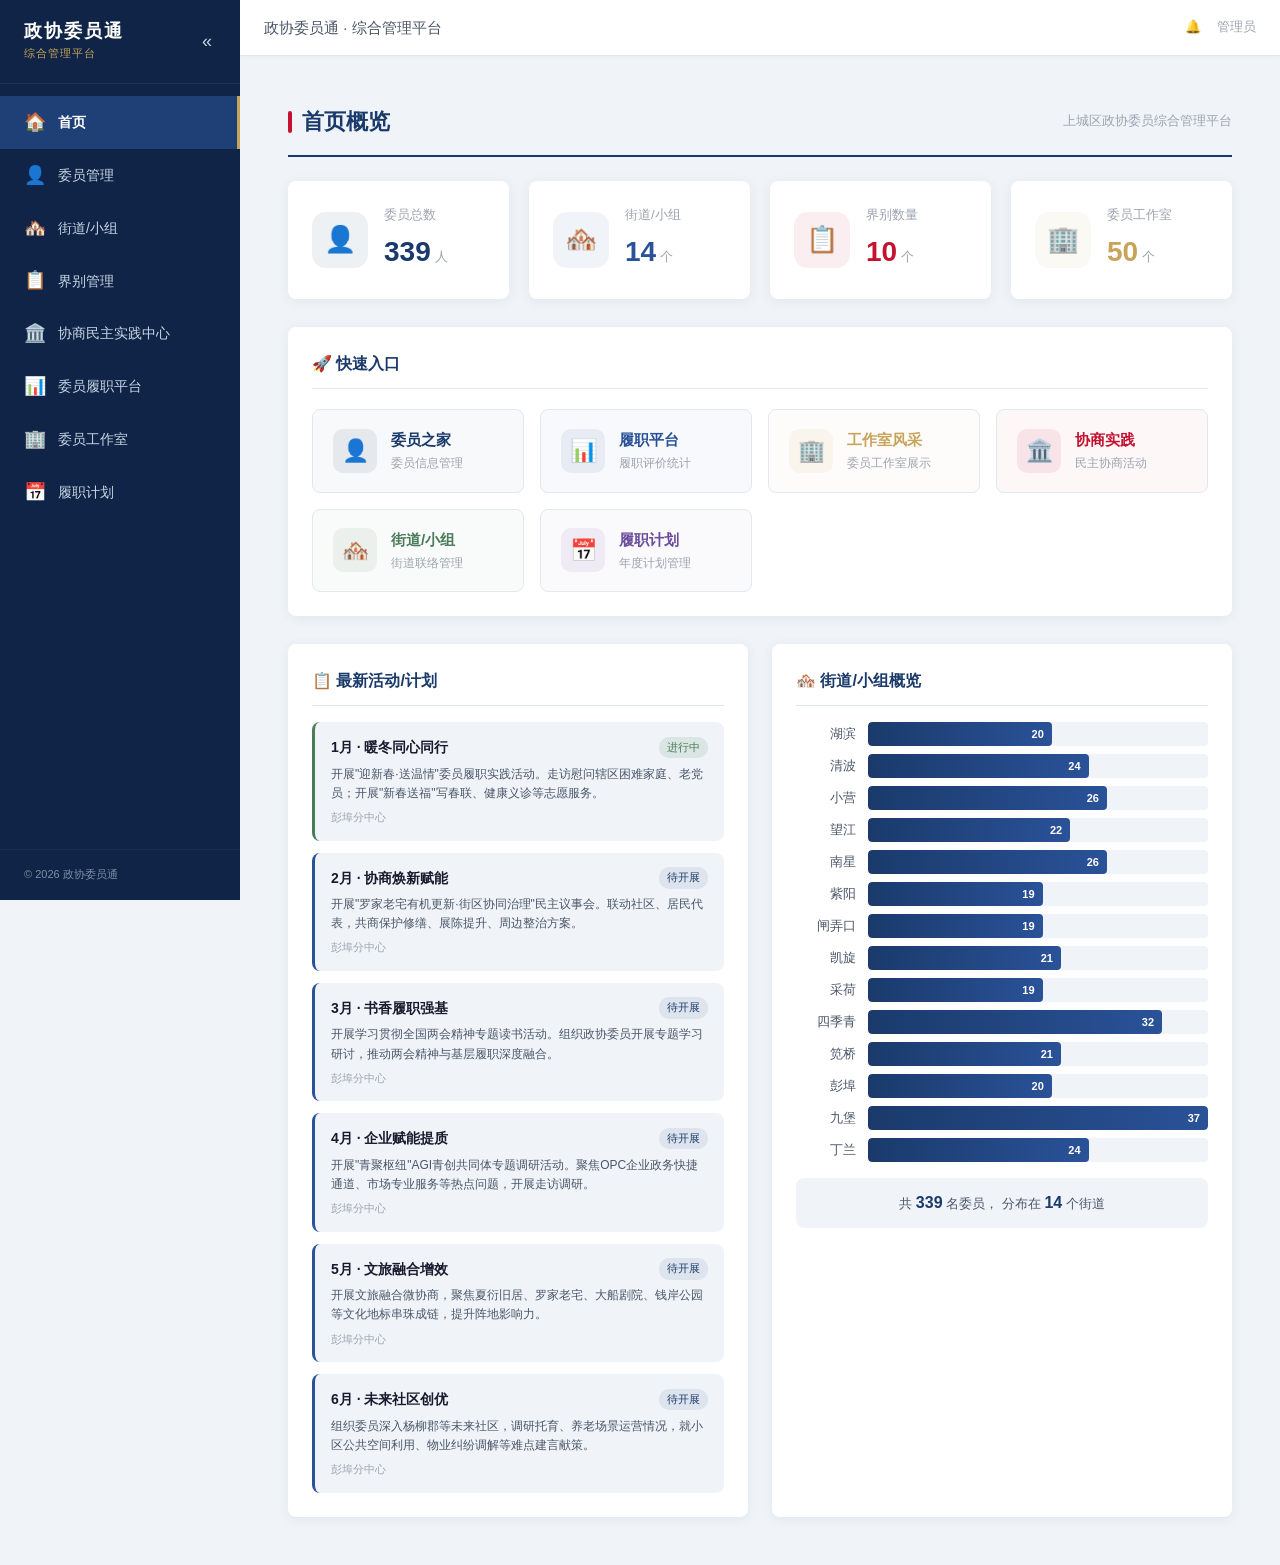
<file: index.html>
<!DOCTYPE html>
<html lang="zh-CN">
  <head>
    <meta charset="UTF-8" />
    <meta name="viewport" content="width=device-width, initial-scale=1.0" />
    <title>政协委员通 - 综合管理平台</title>
    <link rel="icon" type="image/svg+xml" href="/vite.svg" />
    <script type="module" crossorigin src="./assets/index-CQ0_r9PQ.js"></script>
    <link rel="stylesheet" crossorigin href="./assets/index-BiSmH1NV.css">
  </head>
  <body>
    <div id="root"></div>
  </body>
</html>
</file>
<file: assets/index-BiSmH1NV.css>
:root{--primary: #1a3a6b;--primary-light: #2a5298;--primary-dark: #0f2447;--primary-bg: #f0f4f8;--accent: #c41230;--accent-light: #e8354d;--gold: #c8a45a;--gold-light: #e0c87a;--text-primary: #1a1a2e;--text-secondary: #4a5568;--text-muted: #9ca3af;--border: #e2e8f0;--bg-white: #ffffff;--bg-gray: #f7f8fc;--shadow: 0 2px 12px rgba(26, 58, 107, .08);--shadow-hover: 0 4px 20px rgba(26, 58, 107, .15);--radius: 8px;--sidebar-width: 240px;--sidebar-bg: #0f2447;--sidebar-text: #c8d6e5;--sidebar-active-bg: rgba(42, 82, 152, .6);--sidebar-active-text: #ffffff;--sidebar-hover-bg: rgba(42, 82, 152, .3);--transition: all .3s ease}*,*:before,*:after{margin:0;padding:0;box-sizing:border-box}html{font-size:16px;-webkit-font-smoothing:antialiased;-moz-osx-font-smoothing:grayscale}body{font-family:-apple-system,BlinkMacSystemFont,Segoe UI,PingFang SC,Hiragino Sans GB,Microsoft YaHei,Helvetica Neue,Helvetica,Arial,sans-serif;color:var(--text-primary);background-color:var(--primary-bg);line-height:1.6}a{text-decoration:none;color:inherit}ul,ol{list-style:none}::-webkit-scrollbar{width:6px;height:6px}::-webkit-scrollbar-track{background:transparent}::-webkit-scrollbar-thumb{background:var(--primary-light);border-radius:3px}::-webkit-scrollbar-thumb:hover{background:var(--primary)}#root{min-height:100vh}.page-container{padding:24px;animation:fadeIn .3s ease}.page-header{display:flex;align-items:center;justify-content:space-between;margin-bottom:24px;padding-bottom:16px;border-bottom:2px solid var(--primary)}.page-header h2{font-size:22px;font-weight:600;color:var(--primary);position:relative;padding-left:14px}.page-header h2:before{content:"";position:absolute;left:0;top:50%;transform:translateY(-50%);width:4px;height:22px;background:var(--accent);border-radius:2px}.card{background:var(--bg-white);border-radius:var(--radius);box-shadow:var(--shadow);padding:24px;transition:var(--transition)}.card:hover{box-shadow:var(--shadow-hover)}.placeholder-page{display:flex;flex-direction:column;align-items:center;justify-content:center;min-height:400px;background:var(--bg-white);border-radius:var(--radius);box-shadow:var(--shadow);color:var(--text-muted)}.placeholder-page .icon{font-size:64px;margin-bottom:16px;opacity:.4}.placeholder-page h3{font-size:20px;color:var(--text-secondary);margin-bottom:8px}.placeholder-page p{font-size:14px;color:var(--text-muted)}@keyframes fadeIn{0%{opacity:0;transform:translateY(8px)}to{opacity:1;transform:translateY(0)}}.btn{display:inline-flex;align-items:center;justify-content:center;gap:6px;padding:8px 20px;border:none;border-radius:var(--radius);font-size:14px;font-weight:500;cursor:pointer;transition:var(--transition)}.btn-primary{background:var(--primary);color:#fff}.btn-primary:hover{background:var(--primary-light)}@media (max-width: 768px){:root{--sidebar-width: 200px}.page-container{padding:16px}}
</file>
